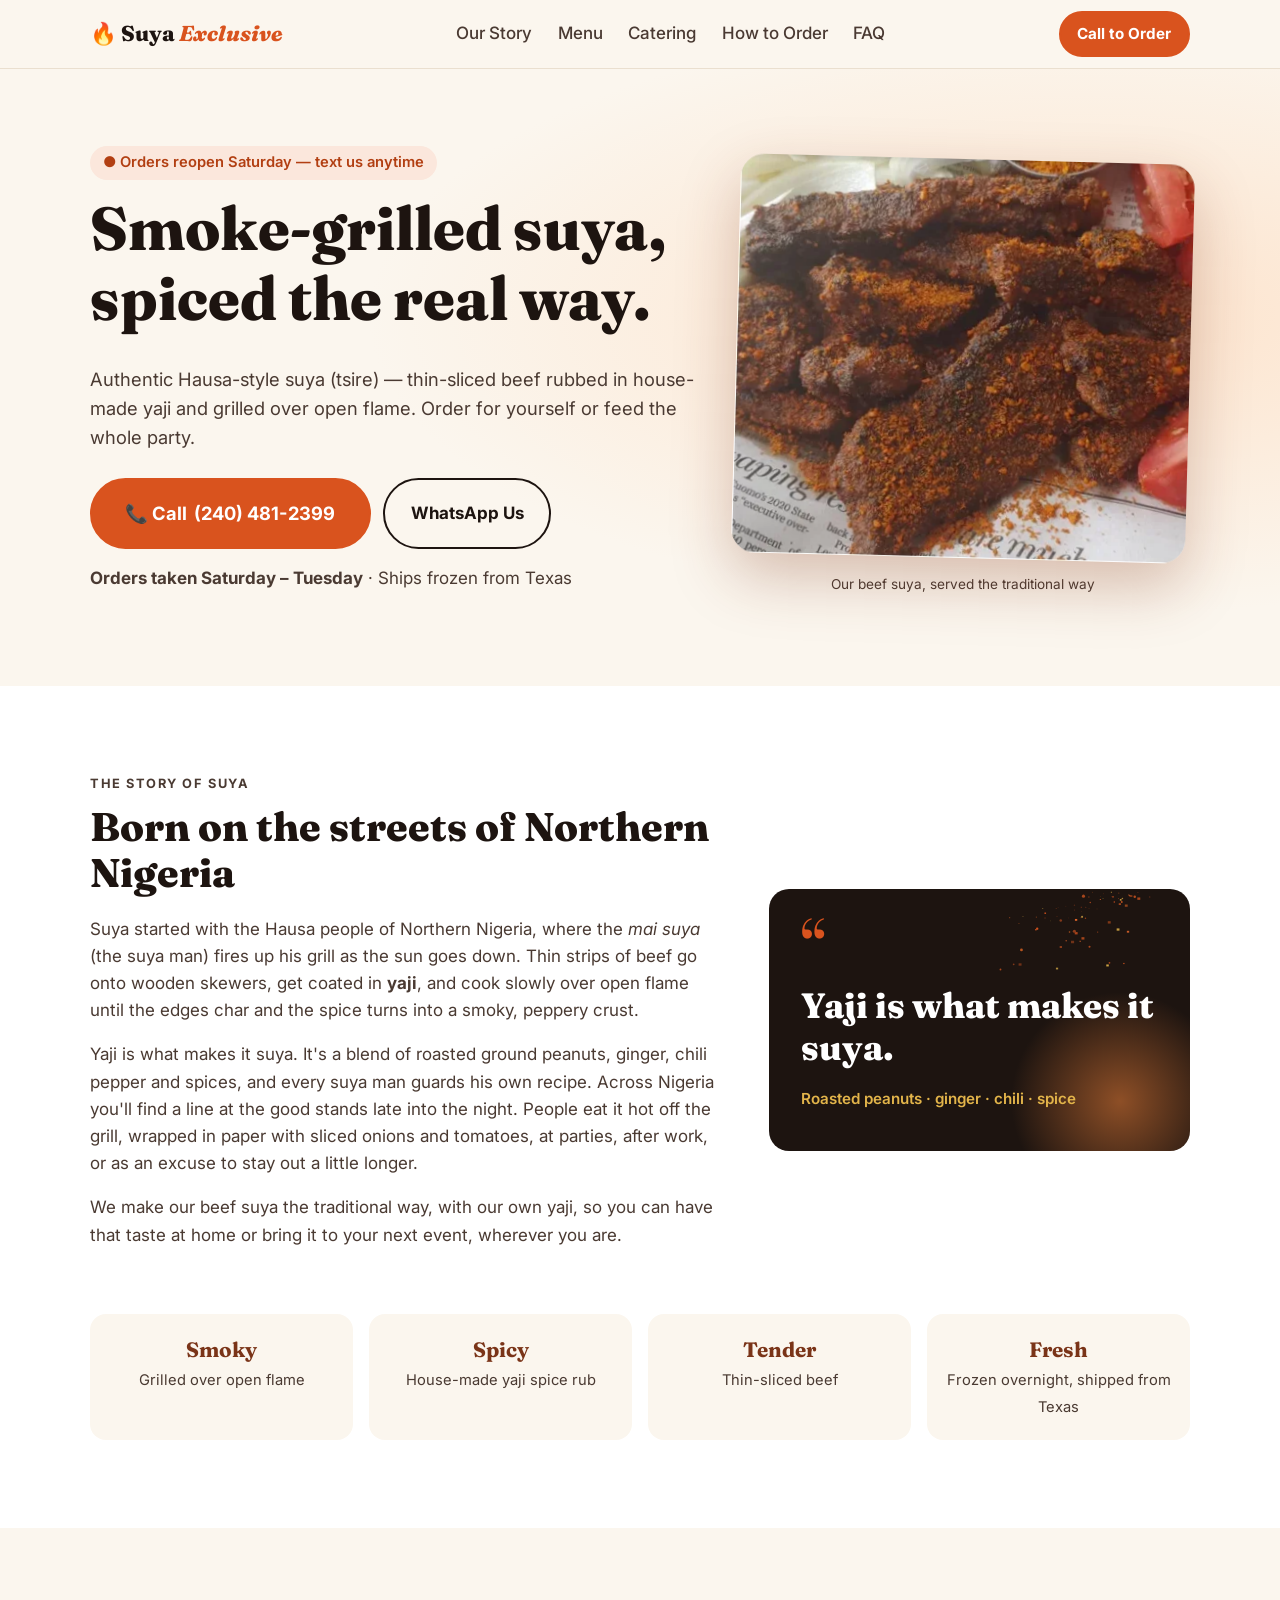
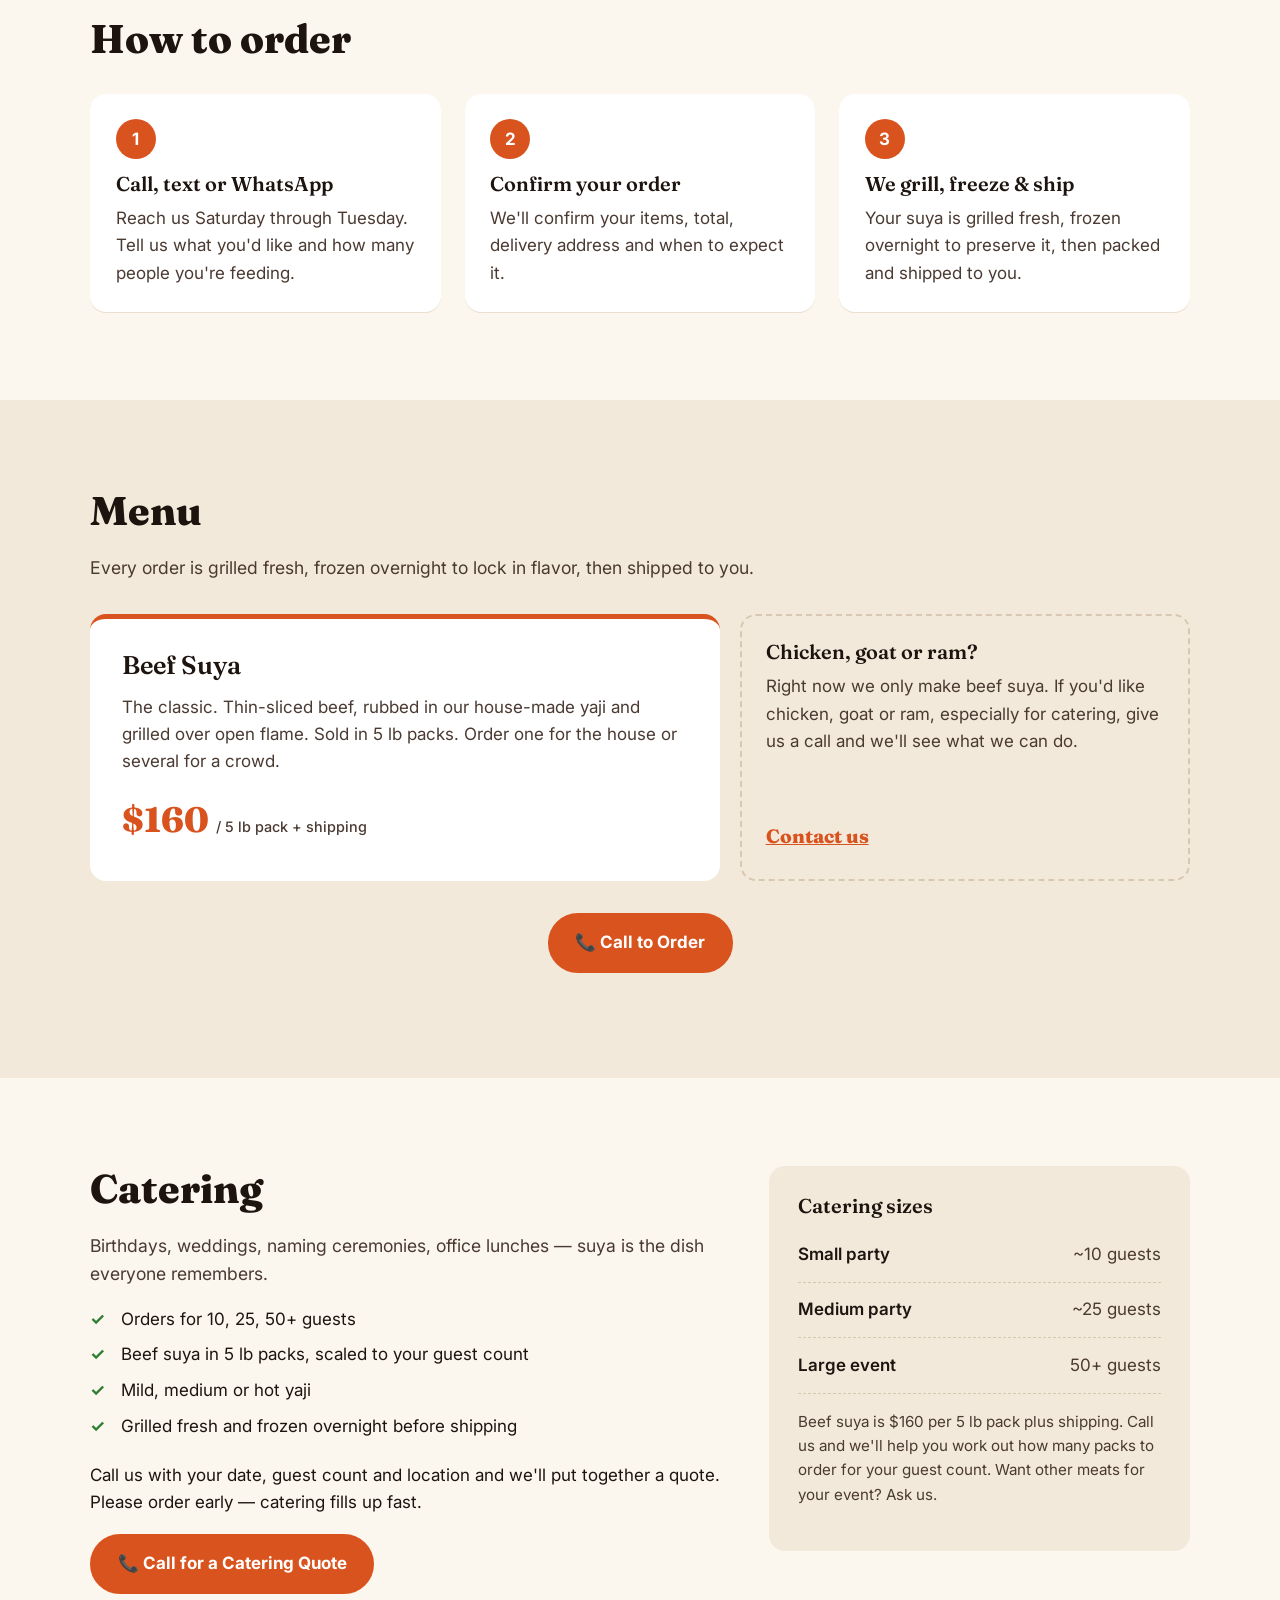
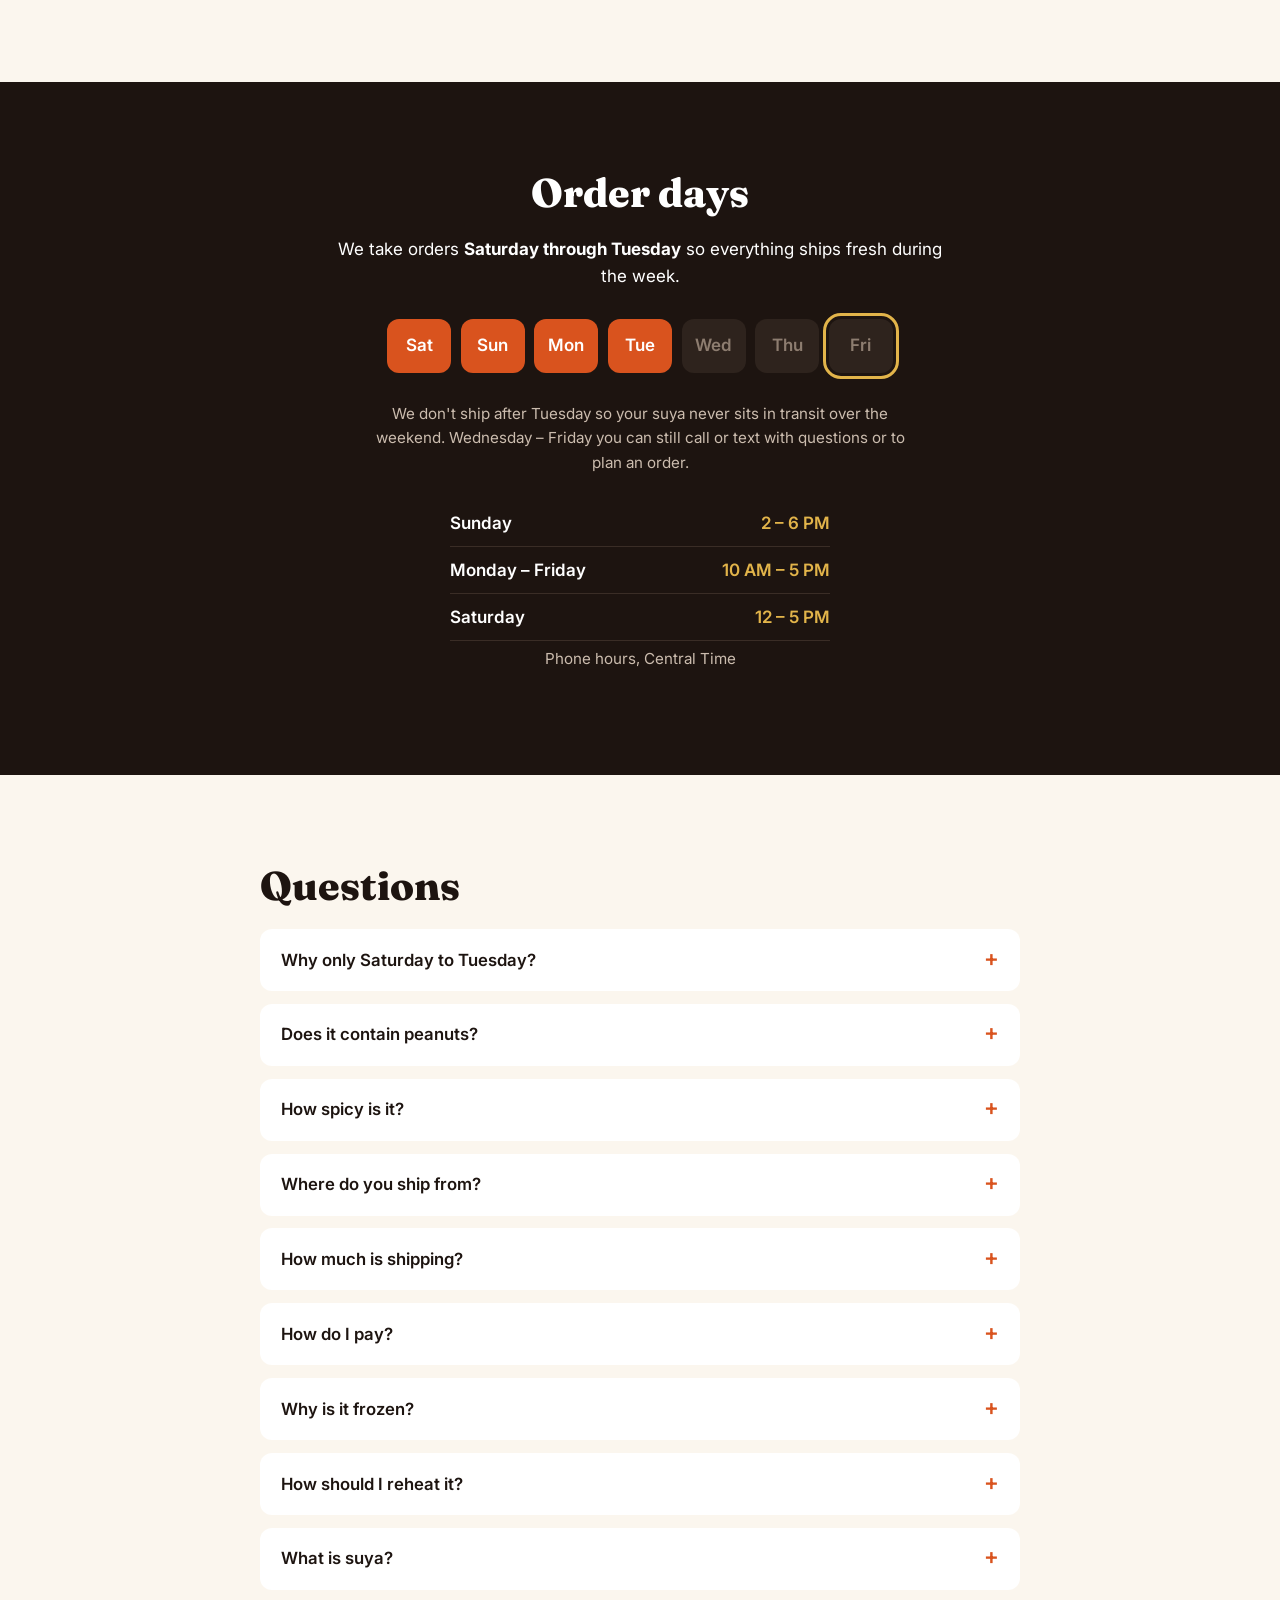
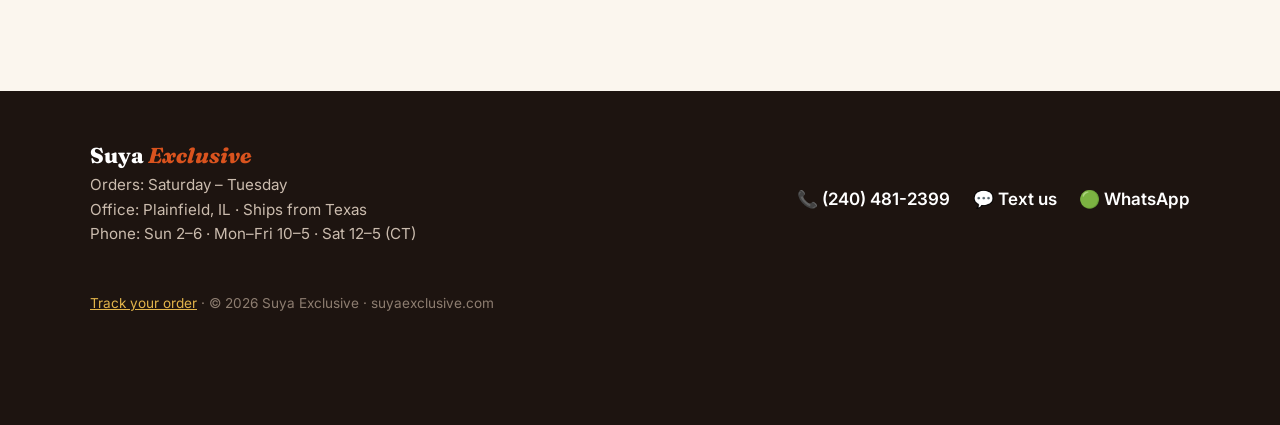
<file: index.html>
<!DOCTYPE html>
<html lang="en">
<head>
  <meta charset="utf-8">
  <meta name="viewport" content="width=device-width, initial-scale=1">
  <title>Suya Exclusive | Authentic Nigerian Suya — Order by Phone</title>
  <meta name="description" content="Authentic Hausa-style smoke-grilled suya (tsire) — beef suya with house-made yaji, shipped frozen from Texas. Order by phone for yourself or for catering. Orders taken Saturday through Tuesday.">
  <meta name="theme-color" content="#1d1410">
  <link rel="canonical" href="https://www.suyaexclusive.com/">
  <link rel="icon" href="/assets/favicon.svg" type="image/svg+xml">
  <meta property="og:title" content="Suya Exclusive — Authentic Nigerian Suya">
  <meta property="og:description" content="Smoke-grilled, yaji-spiced suya. Call to order — individual trays and catering. Orders Saturday–Tuesday.">
  <meta property="og:url" content="https://www.suyaexclusive.com/">
  <meta property="og:type" content="website">
  <meta property="og:site_name" content="Suya Exclusive">
  <meta property="og:image" content="https://www.suyaexclusive.com/assets/og-image.png">
  <meta property="og:image:width" content="1200">
  <meta property="og:image:height" content="630">
  <meta name="twitter:card" content="summary_large_image">
  <meta name="twitter:image" content="https://www.suyaexclusive.com/assets/og-image.png">
  <meta name="robots" content="index, follow, max-image-preview:large">
  <link rel="alternate" type="text/plain" href="/llms.txt" title="LLM summary">
  <script type="application/ld+json">
{
  "@context": "https://schema.org",
  "@graph": [
    {
      "@type": "FoodEstablishment",
      "@id": "https://www.suyaexclusive.com/#business",
      "name": "Suya Exclusive",
      "url": "https://www.suyaexclusive.com/",
      "description": "Authentic Hausa-style Nigerian beef suya, smoke-grilled with house-made yaji spice, frozen overnight and shipped. Order by phone for individual orders or catering. Orders taken Saturday through Tuesday (no shipping after Tuesday so food never sits in transit over the weekend). Phone hours: Sun 2–6 PM, Mon–Fri 10 AM–5 PM, Sat 12–5 PM Central.",
      "telephone": "+1-240-481-2399",
      "image": [
        "https://www.suyaexclusive.com/assets/img/beef-suya.jpg",
        "https://www.suyaexclusive.com/assets/og-image.png"
      ],
      "servesCuisine": [
        "Nigerian",
        "African",
        "Suya",
        "Barbecue"
      ],
      "priceRange": "$$",
      "address": {
        "@type": "PostalAddress",
        "addressLocality": "Plainfield",
        "addressRegion": "IL",
        "addressCountry": "US"
      },
      "acceptsReservations": false,
      "hasMenu": {
        "@type": "Menu",
        "name": "Suya Exclusive Menu",
        "hasMenuSection": {
          "@type": "MenuSection",
          "name": "Suya",
          "hasMenuItem": {
            "@type": "MenuItem",
            "name": "Beef Suya (5 lb pack)",
            "description": "Thin-sliced beef rubbed in house-made yaji (contains peanuts) and flame-grilled. Frozen overnight and shipped from Texas.",
            "offers": {
              "@type": "Offer",
              "price": "160.00",
              "priceCurrency": "USD",
              "description": "Per 5 lb pack, plus shipping"
            }
          }
        }
      },
      "contactPoint": {
        "@type": "ContactPoint",
        "telephone": "+1-240-481-2399",
        "contactType": "orders",
        "availableLanguage": "English"
      },
      "openingHoursSpecification": [
        {
          "@type": "OpeningHoursSpecification",
          "dayOfWeek": "Sunday",
          "opens": "14:00",
          "closes": "18:00"
        },
        {
          "@type": "OpeningHoursSpecification",
          "dayOfWeek": [
            "Monday",
            "Tuesday",
            "Wednesday",
            "Thursday",
            "Friday"
          ],
          "opens": "10:00",
          "closes": "17:00"
        },
        {
          "@type": "OpeningHoursSpecification",
          "dayOfWeek": "Saturday",
          "opens": "12:00",
          "closes": "17:00"
        }
      ]
    },
    {
      "@type": "FAQPage",
      "mainEntity": [
        {
          "@type": "Question",
          "name": "Why only Saturday to Tuesday?",
          "acceptedAnswer": {
            "@type": "Answer",
            "text": "Taking orders early in the week gives us time to grill, freeze overnight and ship during the week, so your suya doesn't sit in transit over the weekend."
          }
        },
        {
          "@type": "Question",
          "name": "Does it contain peanuts?",
          "acceptedAnswer": {
            "@type": "Answer",
            "text": "Yes. Traditional yaji spice is made with ground peanuts. If you or a guest has a peanut allergy, please tell us when you order."
          }
        },
        {
          "@type": "Question",
          "name": "How spicy is it?",
          "acceptedAnswer": {
            "@type": "Answer",
            "text": "Traditional suya has a peppery kick. Tell us mild, medium or hot when you order and we'll adjust the yaji."
          }
        },
        {
          "@type": "Question",
          "name": "Where do you ship from?",
          "acceptedAnswer": {
            "@type": "Answer",
            "text": "Our office is in Plainfield, Illinois, and orders ship frozen from our kitchen in Texas."
          }
        },
        {
          "@type": "Question",
          "name": "How much is shipping?",
          "acceptedAnswer": {
            "@type": "Answer",
            "text": "Shipping depends on where you are and how many packs you order. We'll give you the exact total when we confirm your order by phone."
          }
        },
        {
          "@type": "Question",
          "name": "How do I pay?",
          "acceptedAnswer": {
            "@type": "Answer",
            "text": "We'll go over payment options when we confirm your order by phone."
          }
        },
        {
          "@type": "Question",
          "name": "Why is it frozen?",
          "acceptedAnswer": {
            "@type": "Answer",
            "text": "We grill your suya fresh, then freeze it overnight so it stays fresh in transit. Put it in the freezer when it arrives, or the fridge if you're eating it within a day or two."
          }
        },
        {
          "@type": "Question",
          "name": "How should I reheat it?",
          "acceptedAnswer": {
            "@type": "Answer",
            "text": "Thaw in the fridge overnight, then warm in the oven at 350°F for 8–10 minutes or in an air fryer for 4–5 minutes. Avoid the microwave if you can — it softens the crust."
          }
        },
        {
          "@type": "Question",
          "name": "What is suya?",
          "acceptedAnswer": {
            "@type": "Answer",
            "text": "Suya (also called tsire) is a traditional Hausa smoke-grilled spiced meat on a skewer from Northern Nigeria, coated in yaji — a blend of ground peanuts, ginger, chili and spices."
          }
        }
      ]
    },
    {
      "@type": "WebSite",
      "name": "Suya Exclusive",
      "url": "https://www.suyaexclusive.com/"
    }
  ]
}
  </script>
  <link rel="preconnect" href="https://fonts.googleapis.com">
  <link rel="preconnect" href="https://fonts.gstatic.com" crossorigin>
  <link href="https://fonts.googleapis.com/css2?family=Fraunces:opsz,wght@9..144,600;9..144,800&family=Inter:wght@400;500;600;700&display=swap" rel="stylesheet">
  <link rel="stylesheet" href="/assets/styles.css?v=20261128b">
</head>
<body>

  <header class="topbar">
    <div class="wrap topbar-inner">
      <a href="#top" class="logo" aria-label="Suya Exclusive home">
        <span class="logo-mark" aria-hidden="true">🔥</span> Suya <em>Exclusive</em>
      </a>
      <nav class="nav" aria-label="Main">
        <a href="#story">Our Story</a>
        <a href="#menu">Menu</a>
        <a href="#catering">Catering</a>
        <a href="#how">How to Order</a>
        <a href="#faq">FAQ</a>
      </nav>
      <a class="btn btn-small js-call" href="tel:+12404812399">Call to Order</a>
    </div>
  </header>

  <main id="top">

    <!-- HERO -->
    <section class="hero">
      <div class="wrap hero-inner">
        <div class="hero-copy">
          <p class="status js-status" role="status">Checking order days…</p>
          <h1>Smoke-grilled suya,<br>spiced the real way.</h1>
          <p class="lede">Authentic Hausa-style suya (tsire) — thin-sliced beef rubbed in house-made yaji and grilled over open flame. Order for yourself or feed the whole party.</p>
          <div class="hero-actions">
            <a class="btn btn-big js-call" href="tel:+12404812399">📞 Call <span class="js-phone">(240) 481-2399</span></a>
            <a class="btn btn-ghost" href="https://wa.me/12404812399?text=Hi%20Suya%20Exclusive%2C%20I%27d%20like%20to%20order%20beef%20suya." target="_blank" rel="noopener">WhatsApp Us</a>
          </div>
          <p class="days-note"><strong>Orders taken Saturday – Tuesday</strong> · Ships frozen from Texas</p>
        </div>
        <figure class="hero-photo">
          <div class="photo-stage">
          <div class="embers" aria-hidden="true"></div>
          <div class="steam" aria-hidden="true"><i></i><i></i><i></i><i></i><i></i><i></i></div>
          <div class="photo-frame">
          <picture>
            <source srcset="/assets/img/beef-suya.webp" type="image/webp">
            <img src="/assets/img/beef-suya.jpg" width="507" height="446" alt="Plate of Suya Exclusive beef suya coated in yaji spice, served with sliced onions and tomatoes" fetchpriority="high">
          </picture>
          <span class="sheen" aria-hidden="true"></span>
          </div>
          </div>
          <figcaption>Our beef suya, served the traditional way</figcaption>
        </figure>
      </div>
    </section>


    <!-- STORY -->
    <section id="story" class="section story">
      <div class="wrap story-inner">
        <div class="story-copy">
          <p class="eyebrow">The story of suya</p>
          <h2>Born on the streets of Northern Nigeria</h2>
          <p>Suya started with the Hausa people of Northern Nigeria, where the <em>mai suya</em> (the suya man) fires up his grill as the sun goes down. Thin strips of beef go onto wooden skewers, get coated in <strong>yaji</strong>, and cook slowly over open flame until the edges char and the spice turns into a smoky, peppery crust.</p>
          <p>Yaji is what makes it suya. It's a blend of roasted ground peanuts, ginger, chili pepper and spices, and every suya man guards his own recipe. Across Nigeria you'll find a line at the good stands late into the night. People eat it hot off the grill, wrapped in paper with sliced onions and tomatoes, at parties, after work, or as an excuse to stay out a little longer.</p>
          <p>We make our beef suya the traditional way, with our own yaji, so you can have that taste at home or bring it to your next event, wherever you are.</p>
        </div>
        <figure class="story-photo">
          <blockquote class="pull">
            <div class="yaji-fall" aria-hidden="true"></div>
            <span class="pull-mark" aria-hidden="true">“</span>
            <p>Yaji is what makes it suya.</p>
            <cite>Roasted peanuts · ginger · chili · spice</cite>
          </blockquote>
        </figure>
      </div>
      <div class="wrap">
        <ul class="facts">
          <li><strong>Smoky</strong><span>Grilled over open flame</span></li>
          <li><strong>Spicy</strong><span>House-made yaji spice rub</span></li>
          <li><strong>Tender</strong><span>Thin-sliced beef</span></li>
          <li><strong>Fresh</strong><span>Frozen overnight, shipped from Texas</span></li>
        </ul>
      </div>
    </section>

    <!-- HOW IT WORKS -->
    <section id="how" class="section">
      <div class="wrap">
        <h2>How to order</h2>
        <ol class="steps">
          <li>
            <span class="step-num">1</span>
            <h3>Call, text or WhatsApp</h3>
            <p>Reach us Saturday through Tuesday. Tell us what you'd like and how many people you're feeding.</p>
          </li>
          <li>
            <span class="step-num">2</span>
            <h3>Confirm your order</h3>
            <p>We'll confirm your items, total, delivery address and when to expect it.</p>
          </li>
          <li>
            <span class="step-num">3</span>
            <h3>We grill, freeze &amp; ship</h3>
            <p>Your suya is grilled fresh, frozen overnight to preserve it, then packed and shipped to you.</p>
          </li>
        </ol>
      </div>
    </section>

    <!-- MENU -->
    <section id="menu" class="section section-alt">
      <div class="wrap">
        <h2>Menu</h2>
        <p class="section-lede">Every order is grilled fresh, frozen overnight to lock in flavor, then shipped to you.</p>
        <div class="menu-grid menu-grid-2">
          <article class="menu-card menu-card-feature">
            <h3>Beef Suya</h3>
            <p>The classic. Thin-sliced beef, rubbed in our house-made yaji and grilled over open flame. Sold in 5 lb packs. Order one for the house or several for a crowd.</p>
            <p class="price">$160 <span>/ 5 lb pack + shipping</span></p>
          </article>
          <article class="menu-card menu-card-soon">
            <h3>Chicken, goat or ram?</h3>
            <p>Right now we only make beef suya. If you'd like chicken, goat or ram, especially for catering, give us a call and we'll see what we can do.</p>
            <p class="price"><a class="js-call" href="tel:+12404812399">Contact us</a></p>
          </article>
        </div>
        <p class="center"><a class="btn js-call" href="tel:+12404812399">📞 Call to Order</a></p>
      </div>
    </section>

    <!-- CATERING -->
    <section id="catering" class="section">
      <div class="wrap catering">
        <div>
          <h2>Catering</h2>
          <p class="section-lede">Birthdays, weddings, naming ceremonies, office lunches — suya is the dish everyone remembers.</p>
          <ul class="checks">
            <li>Orders for 10, 25, 50+ guests</li>
            <li>Beef suya in 5 lb packs, scaled to your guest count</li>
            <li>Mild, medium or hot yaji</li>
            <li>Grilled fresh and frozen overnight before shipping</li>
          </ul>
          <p>Call us with your date, guest count and location and we'll put together a quote. Please order early — catering fills up fast.</p>
          <a class="btn js-call" href="tel:+12404812399">📞 Call for a Catering Quote</a>
        </div>
        <div class="catering-box">
          <h3>Catering sizes</h3>
          <dl class="tiers">
            <div><dt>Small party</dt><dd>~10 guests</dd></div>
            <div><dt>Medium party</dt><dd>~25 guests</dd></div>
            <div><dt>Large event</dt><dd>50+ guests</dd></div>
          </dl>
          <p class="muted">Beef suya is $160 per 5 lb pack plus shipping. Call us and we'll help you work out how many packs to order for your guest count. Want other meats for your event? Ask us.</p>
        </div>
      </div>
    </section>

    <!-- ORDER DAYS -->
    <section class="section section-dark">
      <div class="wrap days">
        <h2>Order days</h2>
        <p>We take orders <strong>Saturday through Tuesday</strong> so everything ships fresh during the week.</p>
        <ul class="week" aria-label="Order days">
          <li class="on" data-day="6">Sat</li>
          <li class="on" data-day="0">Sun</li>
          <li class="on" data-day="1">Mon</li>
          <li class="on" data-day="2">Tue</li>
          <li data-day="3">Wed</li>
          <li data-day="4">Thu</li>
          <li data-day="5">Fri</li>
        </ul>
        <p class="muted-light">We don't ship after Tuesday so your suya never sits in transit over the weekend. Wednesday – Friday you can still call or text with questions or to plan an order.</p>
        <dl class="hours">
          <div><dt>Sunday</dt><dd>2 – 6 PM</dd></div>
          <div><dt>Monday – Friday</dt><dd>10 AM – 5 PM</dd></div>
          <div><dt>Saturday</dt><dd>12 – 5 PM</dd></div>
        </dl>
        <p class="muted-light">Phone hours, Central Time</p>
      </div>
    </section>

    <!-- FAQ -->
    <section id="faq" class="section">
      <div class="wrap narrow">
        <h2>Questions</h2>
        <details>
          <summary>Why only Saturday to Tuesday?</summary>
          <p>Taking orders early in the week gives us time to grill, freeze overnight and ship during the week, so your suya doesn't sit in transit over the weekend.</p>
        </details>
        <details>
          <summary>Does it contain peanuts?</summary>
          <p><strong>Yes.</strong> Traditional yaji spice is made with ground peanuts. If you or a guest has a peanut allergy, please tell us when you order.</p>
        </details>
        <details>
          <summary>How spicy is it?</summary>
          <p>Traditional suya has a peppery kick. Tell us mild, medium or hot when you order and we'll adjust the yaji.</p>
        </details>
        <details>
          <summary>Where do you ship from?</summary>
          <p>Our office is in Plainfield, Illinois, and orders ship frozen from our kitchen in Texas.</p>
        </details>
        <details>
          <summary>How much is shipping?</summary>
          <p>Shipping depends on where you are and how many packs you order. We'll give you the exact total when we confirm your order by phone.</p>
        </details>
        <details>
          <summary>How do I pay?</summary>
          <p>We'll go over payment options when we confirm your order by phone.</p>
        </details>
        <details>
          <summary>Why is it frozen?</summary>
          <p>We grill your suya fresh, then freeze it overnight so it stays fresh in transit. Put it in the freezer when it arrives, or the fridge if you're eating it within a day or two.</p>
        </details>
        <details>
          <summary>How should I reheat it?</summary>
          <p>Thaw in the fridge overnight, then warm in the oven at 350°F for 8–10 minutes or in an air fryer for 4–5 minutes. Avoid the microwave if you can — it softens the crust.</p>
        </details>
        <details>
          <summary>What is suya?</summary>
          <p>Suya (also called tsire) is a traditional Hausa smoke-grilled spiced meat on a skewer from Northern Nigeria, coated in yaji — a blend of ground peanuts, ginger, chili and spices.</p>
        </details>
      </div>
    </section>

  </main>

  <footer class="footer">
    <div class="wrap footer-inner">
      <div>
        <p class="logo">Suya <em>Exclusive</em></p>
        <p class="muted-light">Orders: Saturday – Tuesday<br>Office: Plainfield, IL · Ships from Texas<br>Phone: Sun 2–6 · Mon–Fri 10–5 · Sat 12–5 (CT)</p>
      </div>
      <div class="footer-contact">
        <a class="js-call" href="tel:+12404812399">📞 <span class="js-phone">(240) 481-2399</span></a>
        <a class="js-text" href="sms:+12404812399">💬 Text us</a>
        <a href="https://wa.me/12404812399?text=Hi%20Suya%20Exclusive%2C%20I%27d%20like%20to%20order%20beef%20suya." target="_blank" rel="noopener">🟢 WhatsApp</a>
      </div>
    </div>
    <p class="wrap copyright"><a href="/track" style="color:#e2b44a">Track your order</a> · © <span class="js-year">2026</span> Suya Exclusive · suyaexclusive.com</p>
  </footer>

  <!-- Sticky call bar for phones -->
  <a class="callbar js-call" href="tel:+12404812399">📞 Call to Order</a>

  <script src="/assets/main.js?v=20261128b" defer></script>
</body>
</html>
</file>
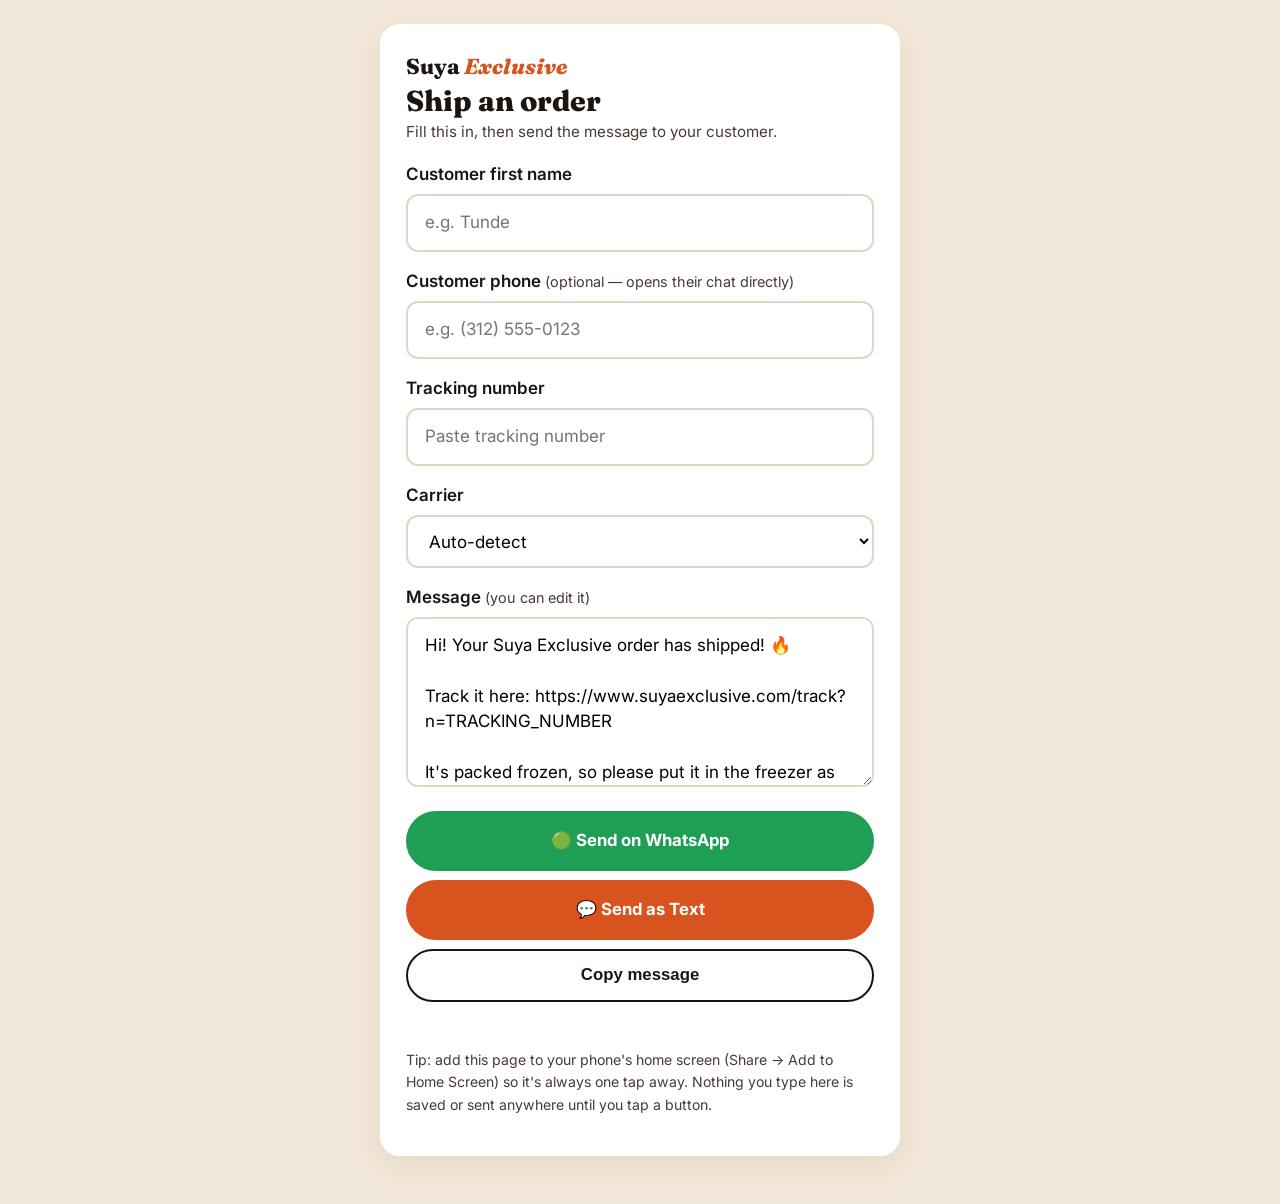
<file: ship/index.html>
<!DOCTYPE html>
<html lang="en">
<head>
  <meta charset="utf-8">
  <meta name="viewport" content="width=device-width, initial-scale=1">
  <title>Ship Order | Suya Exclusive</title>
  <meta name="robots" content="noindex, nofollow">
  <meta name="theme-color" content="#1d1410">
  <meta name="apple-mobile-web-app-title" content="Ship Suya">
  <link rel="icon" href="/assets/favicon.svg" type="image/svg+xml">
  <link rel="apple-touch-icon" href="/assets/og-image.png">
  <link rel="preconnect" href="https://fonts.googleapis.com">
  <link rel="preconnect" href="https://fonts.gstatic.com" crossorigin>
  <link href="https://fonts.googleapis.com/css2?family=Fraunces:opsz,wght@9..144,600;9..144,800&family=Inter:wght@400;500;600;700&display=swap" rel="stylesheet">
  <link rel="stylesheet" href="/assets/styles.css?v=20261128b">
  <style>
    body { background: var(--sand); }
    .app { width: min(520px, 100% - 28px); margin: 1.5rem auto 3rem; }
    .card { background: #fff; border-radius: 20px; padding: 1.6rem; box-shadow: 0 10px 40px rgba(122,52,24,.1); }
    h1 { font-size: 1.8rem; margin-bottom: .2rem; }
    label { display: block; font-weight: 600; margin: 1rem 0 .35rem; }
    label span { font-weight: 400; color: var(--ink-2); font-size: .9rem; }
    input, select, textarea { width: 100%; font: inherit; padding: .8em 1em; border-radius: 12px; border: 2px solid #e3d5c3; background: #fff; }
    input:focus, select:focus, textarea:focus { outline: none; border-color: var(--ember); }
    textarea { min-height: 170px; resize: vertical; line-height: 1.5; }
    .row { display: grid; grid-template-columns: 1fr 1fr; gap: .8rem; }
    .actions { display: grid; gap: .6rem; margin-top: 1rem; }
    .actions .btn { width: 100%; font-size: 1.05rem; }
    .wa { background: #1f9e55; border-color: #1f9e55; }
    .wa:hover { background: #17824a; border-color: #17824a; }
    .note { font-size: .88rem; color: var(--ink-2); margin-top: 1rem; }
    .ok { color: var(--green); font-weight: 600; min-height: 1.4em; margin-top: .4rem; }
  </style>
</head>
<body>
  <main class="app">
    <div class="card">
      <p class="logo">Suya <em>Exclusive</em></p>
      <h1>Ship an order</h1>
      <p class="muted">Fill this in, then send the message to your customer.</p>

      <label for="name">Customer first name</label>
      <input id="name" autocomplete="off" placeholder="e.g. Tunde">

      <label for="phone">Customer phone <span>(optional — opens their chat directly)</span></label>
      <input id="phone" type="tel" inputmode="tel" autocomplete="off" placeholder="e.g. (312) 555-0123">

      <label for="tn">Tracking number</label>
      <input id="tn" autocomplete="off" autocapitalize="characters" placeholder="Paste tracking number">

      <label for="carrier">Carrier</label>
      <select id="carrier">
        <option value="">Auto-detect</option>
        <option value="ups">UPS</option>
        <option value="usps">USPS</option>
        <option value="fedex">FedEx</option>
      </select>

      <label for="msg">Message <span>(you can edit it)</span></label>
      <textarea id="msg"></textarea>

      <div class="actions">
        <a class="btn wa" id="sendWa" href="#" target="_blank" rel="noopener">🟢 Send on WhatsApp</a>
        <a class="btn" id="sendSms" href="#">💬 Send as Text</a>
        <button class="btn btn-ghost" id="copy" type="button">Copy message</button>
      </div>
      <p class="ok" id="ok" aria-live="polite"></p>

      <p class="note">Tip: add this page to your phone's home screen (Share → Add to Home Screen) so it's always one tap away. Nothing you type here is saved or sent anywhere until you tap a button.</p>
    </div>
  </main>

  <script>
    const $ = id => document.getElementById(id);
    let edited = false;

    function digits(p) {
      let d = (p || "").replace(/\D/g, "");
      if (d.length === 10) d = "1" + d;  // assume US
      return d;
    }

    function trackUrl() {
      const tn = $("tn").value.replace(/[\s-]/g, "").toUpperCase();
      if (!tn) return "";
      const c = $("carrier").value;
      return "https://www.suyaexclusive.com/track?n=" + encodeURIComponent(tn) + (c ? "&c=" + c : "");
    }

    function build() {
      const name = $("name").value.trim();
      const url = trackUrl() || "https://www.suyaexclusive.com/track?n=TRACKING_NUMBER";
      return (name ? "Hi " + name + ", y" : "Hi! Y") +
        "our Suya Exclusive order has shipped! 🔥\n\n" +
        "Track it here: " + url + "\n\n" +
        "It's packed frozen, so please put it in the freezer as soon as it arrives. " +
        "Thank you for ordering with us!";
    }

    function update() {
      if (!edited) $("msg").value = build();
      const text = $("msg").value;
      const d = digits($("phone").value);
      $("sendWa").href = "https://wa.me/" + (d || "") + "?text=" + encodeURIComponent(text);
      $("sendSms").href = "sms:" + (d ? "+" + d : "") + "?&body=" + encodeURIComponent(text);
    }

    ["name", "phone", "tn", "carrier"].forEach(id => $(id).addEventListener("input", update));
    $("msg").addEventListener("input", () => { edited = true; update(); });
    $("copy").addEventListener("click", async () => {
      try { await navigator.clipboard.writeText($("msg").value); $("ok").textContent = "Copied ✓"; }
      catch { $("msg").select(); $("ok").textContent = "Press and hold to copy"; }
    });
    update();
  </script>
</body>
</html>
</file>
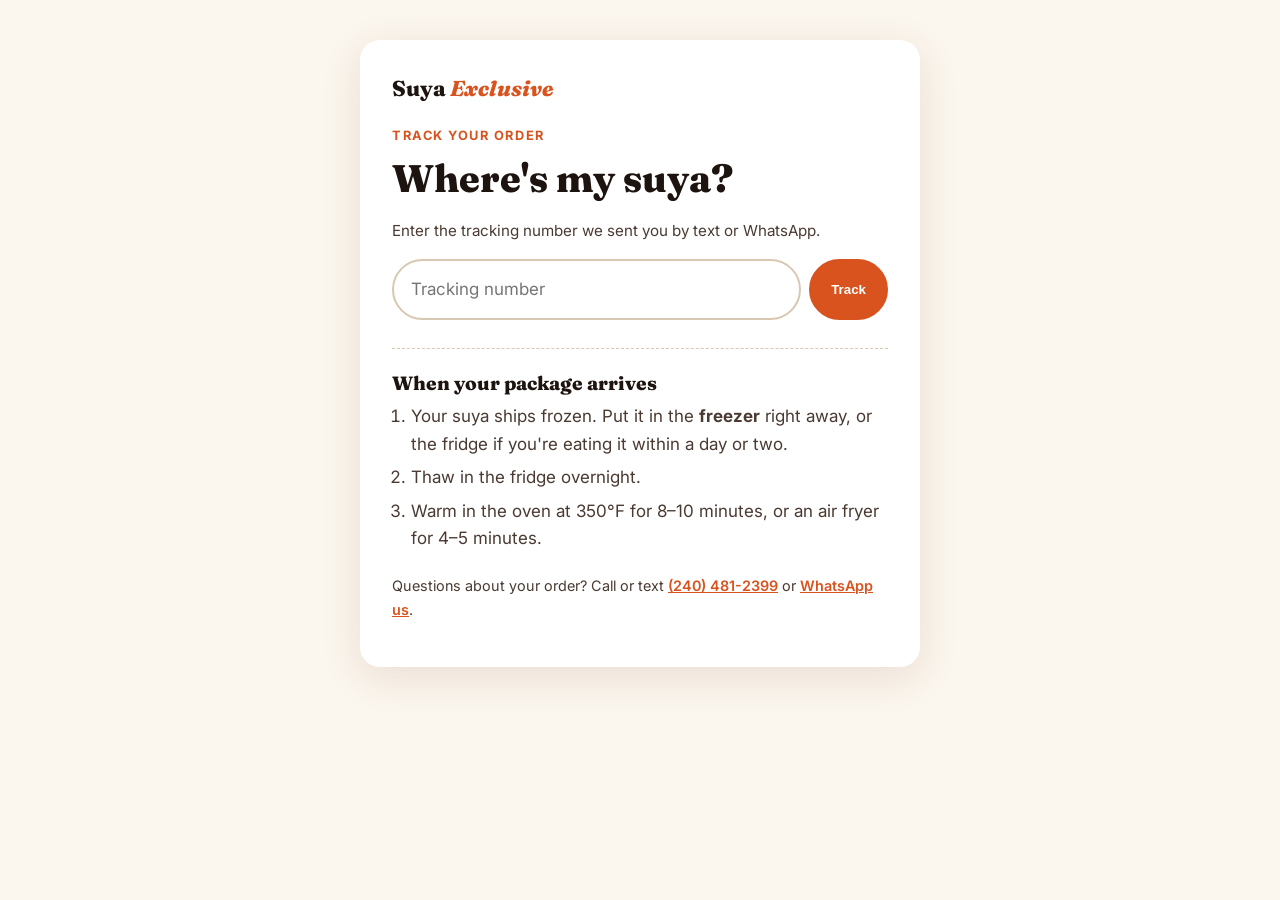
<file: track/index.html>
<!DOCTYPE html>
<html lang="en">
<head>
  <meta charset="utf-8">
  <meta name="viewport" content="width=device-width, initial-scale=1">
  <title>Track Your Order | Suya Exclusive</title>
  <meta name="robots" content="noindex">
  <meta name="theme-color" content="#1d1410">
  <link rel="icon" href="/assets/favicon.svg" type="image/svg+xml">
  <link rel="preconnect" href="https://fonts.googleapis.com">
  <link rel="preconnect" href="https://fonts.gstatic.com" crossorigin>
  <link href="https://fonts.googleapis.com/css2?family=Fraunces:opsz,wght@9..144,600;9..144,800&family=Inter:wght@400;500;600;700&display=swap" rel="stylesheet">
  <link rel="stylesheet" href="/assets/styles.css?v=20261128b">
  <style>
    .track { min-height: 100vh; display: grid; place-items: start center; padding: 2.5rem 0 7rem; }
    .card { background: #fff; border-radius: 20px; padding: 2rem; box-shadow: 0 10px 40px rgba(122,52,24,.12); width: min(560px, 100% - 32px); }
    .card h1 { font-size: clamp(1.8rem, 5vw, 2.4rem); }
    .tn { font-family: ui-monospace, Menlo, monospace; background: var(--sand); padding: .6em .9em; border-radius: 10px; word-break: break-all; font-size: 1.05rem; margin: .4rem 0 1.4rem; }
    .carrier { color: var(--ink-2); font-size: .95rem; margin-bottom: .4rem; }
    .btn-row { display: flex; flex-wrap: wrap; gap: .6rem; }
    .btn-row .btn { flex: 1 1 auto; }
    .tips { margin-top: 1.8rem; border-top: 1px dashed #d8c7b1; padding-top: 1.4rem; }
    .tips h2 { font-size: 1.2rem; }
    .tips ol { padding-left: 1.2rem; color: var(--ink-2); margin: 0; }
    .tips li { margin-bottom: .4rem; }
    form { display: flex; gap: .5rem; flex-wrap: wrap; margin-top: 1rem; }
    input { flex: 1 1 220px; font: inherit; padding: .85em 1em; border-radius: 999px; border: 2px solid #d8c7b1; }
    input:focus { outline: none; border-color: var(--ember); }
    .help { font-size: .9rem; color: var(--ink-2); margin-top: 1.4rem; }
    .help a { color: var(--ember); font-weight: 600; }
    .back { display: inline-block; margin-bottom: 1.2rem; text-decoration: none; }
  </style>
</head>
<body>
  <main class="track">
    <div class="card">
      <a href="/" class="logo back">Suya <em>Exclusive</em></a>

      <!-- Shown when a tracking number is in the link -->
      <section id="found" hidden>
        <p class="eyebrow">Order update</p>
        <h1>Your suya is on the way! 🔥</h1>
        <p class="carrier" id="carrier"></p>
        <div class="tn" id="tn"></div>
        <div class="btn-row" id="buttons"></div>
      </section>

      <!-- Shown when someone opens /track with no number -->
      <section id="empty" hidden>
        <p class="eyebrow">Track your order</p>
        <h1>Where's my suya?</h1>
        <p class="muted">Enter the tracking number we sent you by text or WhatsApp.</p>
        <form id="form">
          <input id="input" name="n" placeholder="Tracking number" autocomplete="off" required>
          <button class="btn" type="submit">Track</button>
        </form>
      </section>

      <div class="tips">
        <h2>When your package arrives</h2>
        <ol>
          <li>Your suya ships frozen. Put it in the <strong>freezer</strong> right away, or the fridge if you're eating it within a day or two.</li>
          <li>Thaw in the fridge overnight.</li>
          <li>Warm in the oven at 350°F for 8–10 minutes, or an air fryer for 4–5 minutes.</li>
        </ol>
        <p class="help">Questions about your order? Call or text <a href="tel:+12404812399">(240) 481-2399</a> or <a href="https://wa.me/12404812399" target="_blank" rel="noopener">WhatsApp us</a>.</p>
      </div>
    </div>
  </main>

  <script>
    const CARRIERS = {
      ups:   { name: "UPS",   url: n => "https://www.ups.com/track?tracknum=" + n },
      usps:  { name: "USPS",  url: n => "https://tools.usps.com/go/TrackConfirmAction?tLabels=" + n },
      fedex: { name: "FedEx", url: n => "https://www.fedex.com/fedextrack/?trknbr=" + n },
    };

    function detect(n) {
      if (/^1Z[0-9A-Z]{16}$/.test(n)) return "ups";
      if (/^9[1-5]\d{18,24}$/.test(n) || /^[A-Z]{2}\d{9}US$/.test(n)) return "usps";
      if (/^(\d{12}|\d{15})$/.test(n)) return "fedex";
      return null;
    }

    const params = new URLSearchParams(location.search);
    const n = (params.get("n") || "").replace(/[\s-]/g, "").toUpperCase();
    const forced = (params.get("c") || "").toLowerCase();

    if (!n) {
      document.getElementById("empty").hidden = false;
      document.getElementById("form").addEventListener("submit", e => {
        e.preventDefault();
        const v = document.getElementById("input").value.replace(/[\s-]/g, "");
        if (v) location.search = "?n=" + encodeURIComponent(v);
      });
    } else {
      document.getElementById("found").hidden = false;
      document.getElementById("tn").textContent = n;
      const c = CARRIERS[forced] ? forced : detect(n);
      const box = document.getElementById("buttons");
      const make = (key, primary) => {
        const a = document.createElement("a");
        a.className = primary ? "btn" : "btn btn-ghost";
        a.href = CARRIERS[key].url(encodeURIComponent(n));
        a.target = "_blank"; a.rel = "noopener";
        a.textContent = primary ? "📦 Track with " + CARRIERS[key].name : CARRIERS[key].name;
        box.appendChild(a);
      };
      if (c) {
        document.getElementById("carrier").textContent = "Shipped with " + CARRIERS[c].name + " · Tracking number:";
        make(c, true);
      } else {
        document.getElementById("carrier").textContent = "Tracking number — choose your carrier:";
        Object.keys(CARRIERS).forEach(k => make(k, false));
      }
    }
  </script>
</body>
</html>
</file>
<file: assets/styles.css>
:root {
  --ink: #1d1410;
  --ink-2: #4a3a32;
  --cream: #fbf6ee;
  --sand: #f3e9da;
  --ember: #d9531e;
  --ember-dark: #b23f12;
  --pepper: #7a3418;
  --gold: #e2b44a;
  --green: #2f7d32;
  --radius: 16px;
  --display: "Fraunces", Georgia, serif;
  --body: "Inter", system-ui, -apple-system, sans-serif;
}

* { box-sizing: border-box; }
html { scroll-behavior: smooth; scroll-padding-top: 80px; }
body { margin: 0; font-family: var(--body); color: var(--ink); background: var(--cream); line-height: 1.6; font-size: 17px; }
img, svg { max-width: 100%; display: block; }
a { color: inherit; }
h1, h2, h3 { font-family: var(--display); line-height: 1.15; margin: 0 0 .5em; }
h1 { font-size: clamp(2.3rem, 6vw, 3.8rem); font-weight: 800; }
h2 { font-size: clamp(1.8rem, 4vw, 2.5rem); font-weight: 800; }
h3 { font-size: 1.25rem; font-weight: 600; }
p { margin: 0 0 1em; }

.wrap { width: min(1100px, 100% - 40px); margin-inline: auto; }
.narrow { max-width: 760px; }
.center { text-align: center; margin-top: 2rem; }
.muted { color: var(--ink-2); font-size: .95rem; }
.muted-light { color: #cbbcae; font-size: .95rem; }

/* Buttons */
.btn {
  display: inline-flex; align-items: center; justify-content: center; gap: .4em;
  background: var(--ember); color: #fff; text-decoration: none; font-weight: 700;
  padding: .85em 1.5em; border-radius: 999px; border: 2px solid var(--ember);
  transition: background .15s, transform .15s;
}
.btn:hover { background: var(--ember-dark); border-color: var(--ember-dark); transform: translateY(-1px); }
.btn:focus-visible, a:focus-visible, summary:focus-visible { outline: 3px solid var(--gold); outline-offset: 3px; }
.btn-big { font-size: 1.15rem; padding: 1em 1.8em; }
.btn-small { padding: .55em 1.1em; font-size: .95rem; }
.btn-ghost { background: transparent; color: var(--ink); border-color: var(--ink); }
.btn-ghost:hover { background: var(--ink); color: #fff; border-color: var(--ink); }

/* Top bar */
.topbar { position: sticky; top: 0; z-index: 20; background: rgba(251,246,238,.94); backdrop-filter: blur(8px); border-bottom: 1px solid #eadfcf; }
.topbar-inner { display: flex; align-items: center; justify-content: space-between; gap: 1rem; min-height: 68px; }
.logo { font-family: var(--display); font-weight: 800; font-size: 1.35rem; text-decoration: none; margin: 0; }
.logo em { color: var(--ember); font-style: italic; }
.nav { display: flex; gap: 1.6rem; }
.nav a { text-decoration: none; font-weight: 500; color: var(--ink-2); }
.nav a:hover { color: var(--ember); }

/* Hero */
.hero { padding: clamp(2.5rem, 6vw, 5rem) 0; background: radial-gradient(1200px 500px at 85% 40%, #fde3cc 0%, transparent 60%); }
.hero-inner { display: grid; grid-template-columns: 1.15fr .85fr; align-items: center; gap: 2rem; }
.lede { font-size: 1.15rem; color: var(--ink-2); max-width: 36em; }
.hero-actions { display: flex; flex-wrap: wrap; gap: .8rem; margin: 1.6rem 0 1rem; }
.days-note { color: var(--ink-2); }
.status { display: inline-block; font-weight: 600; font-size: .92rem; padding: .35em .9em; border-radius: 999px; background: var(--sand); }
.status.is-open { background: #e3f3e1; color: var(--green); }
.status.is-closed { background: #fbe7dc; color: var(--ember-dark); }
.hero-photo { margin: 0; position: relative; }
.photo-stage { position: relative; max-width: 480px; margin-inline: auto; perspective: 900px; }
.photo-frame {
  position: relative; overflow: hidden; border-radius: 24px; aspect-ratio: 507/446;
  box-shadow: 0 24px 60px rgba(122,52,24,.28), 0 0 0 0 rgba(255,138,61,.0);
  transform: rotate(1.5deg) rotateX(var(--rx,0deg)) rotateY(var(--ry,0deg));
  transition: transform .25s ease-out;
  animation: glow 4s ease-in-out infinite;
}
.photo-frame img { width: 100%; height: 100%; object-fit: cover; display: block; animation: kenburns 18s ease-in-out infinite alternate; transform-origin: 40% 60%; }
.sheen { position: absolute; inset: 0; background: linear-gradient(115deg, transparent 30%, rgba(255,220,180,.22) 45%, transparent 60%); transform: translateX(-120%); animation: sheen 7s ease-in-out infinite; pointer-events: none; }
.embers { position: absolute; inset: -10% -6% 0; pointer-events: none; z-index: 2; }
.ember { position: absolute; bottom: 8%; width: var(--s); height: var(--s); border-radius: 50%; background: radial-gradient(circle, #fffbe8 0%, #ffd27a 35%, #ff7a2e 65%, transparent 72%); box-shadow: 0 0 10px 3px rgba(255,170,80,.85), 0 0 22px 6px rgba(255,110,40,.45); mix-blend-mode: screen; opacity: 0; animation: rise var(--d) linear var(--delay) infinite; }
.steam { position: absolute; left: 10%; right: 10%; bottom: 30%; height: 70%; z-index: 3; pointer-events: none; filter: blur(10px); }
.steam i { position: absolute; bottom: 0; width: 70px; height: 150px; border-radius: 50%;
  background: radial-gradient(ellipse at 50% 60%, rgba(255,255,255,.75) 0%, rgba(255,255,255,.35) 40%, transparent 70%);
  opacity: 0; animation: steam 5.5s ease-out infinite; }
.steam i:nth-child(1) { left: 8%;  animation-delay: 0s; }
.steam i:nth-child(2) { left: 26%; animation-delay: 1.4s; width: 90px; }
.steam i:nth-child(3) { left: 44%; animation-delay: .7s; }
.steam i:nth-child(4) { left: 60%; animation-delay: 2.3s; width: 85px; }
.steam i:nth-child(5) { left: 76%; animation-delay: 3.1s; }
.steam i:nth-child(6) { left: 36%; animation-delay: 4s; width: 100px; }
@keyframes steam {
  0%   { transform: translate(0, 40px) scale(.6, .5) skewX(0deg); opacity: 0; }
  20%  { opacity: .85; }
  50%  { transform: translate(-14px, -90px) scale(1, 1.1) skewX(8deg); opacity: .6; }
  80%  { transform: translate(12px, -190px) scale(1.4, 1.4) skewX(-8deg); opacity: .25; }
  100% { transform: translate(-6px, -250px) scale(1.7, 1.6) skewX(4deg); opacity: 0; }
}
@keyframes kenburns { 0% { transform: scale(1.02) translate(0,0); } 100% { transform: scale(1.14) translate(-3%, -2%); } }
@keyframes sheen { 0%, 60% { transform: translateX(-120%); } 100% { transform: translateX(120%); } }
@keyframes glow { 0%,100% { box-shadow: 0 24px 60px rgba(122,52,24,.28), 0 0 30px 0 rgba(255,138,61,.15); } 50% { box-shadow: 0 24px 60px rgba(122,52,24,.32), 0 0 60px 8px rgba(255,138,61,.35); } }
@keyframes rise {
  0% { transform: translate(0,0) scale(1); opacity: 0; }
  10% { opacity: .95; }
  100% { transform: translate(var(--x), -560px) scale(.35); opacity: 0; }
}
.hero-photo figcaption { text-align: center; font-size: .85rem; color: var(--ink-2); margin-top: 1rem; }
.pull { margin: 0; background: var(--ink); color: #fff; border-radius: 20px; padding: 2.4rem 2rem; position: relative; overflow: hidden; }
.pull::after { content: ""; position: absolute; inset: auto -40px -60px auto; width: 220px; height: 220px; border-radius: 50%; background: radial-gradient(circle, #ff8a3d 0%, transparent 70%); opacity: .5; }
.yaji-fall { position: absolute; inset: 0; z-index: 0; pointer-events: none; }
.yaji-fall canvas { width: 100%; height: 100%; display: block; }
.pull-mark { position: relative; z-index: 1;  font-family: var(--display); font-size: 5rem; line-height: .6; color: var(--ember); display: block; }
.pull p { font-family: var(--display); font-size: clamp(1.6rem, 3vw, 2.2rem); font-weight: 800; line-height: 1.2; margin: .6rem 0 1rem; color: #fff !important; position: relative; z-index: 1; }
.pull cite { font-style: normal; color: #e2b44a; font-weight: 600; font-size: .95rem; position: relative; z-index: 1; }
.skewers { width: 100%; max-width: 420px; margin-inline: auto; }

/* Sections */
.section { padding: clamp(3rem, 7vw, 5.5rem) 0; }
.section-alt { background: var(--sand); }
.section-dark { background: var(--ink); color: #fff; }
.section-lede { font-size: 1.1rem; color: var(--ink-2); max-width: 40em; }

/* Story */
.story { background: #fff; }
.story-inner { display: grid; grid-template-columns: 1.2fr .8fr; gap: 3rem; align-items: center; }
.story-copy p { color: var(--ink-2); }
.eyebrow { text-transform: uppercase; letter-spacing: .12em; font-size: .8rem; font-weight: 700; color: var(--ember); margin-bottom: .6rem; }
.story-photo { margin: 0; }
.story-photo img, .photo-placeholder { width: 100%; aspect-ratio: 4/5; object-fit: cover; border-radius: 20px; }
.photo-placeholder { display: grid; place-items: center; font-size: 4rem; background: radial-gradient(circle at 50% 60%, #ff8a3d 0%, #b23f12 45%, #1d1410 100%); }
.facts { list-style: none; padding: 0; margin: 3rem 0 0; display: grid; grid-template-columns: repeat(4, 1fr); gap: 1rem; }
.facts li { background: var(--cream); border-radius: var(--radius); padding: 1.2rem; text-align: center; }
.facts strong { display: block; font-family: var(--display); font-size: 1.3rem; color: var(--pepper); }
.facts span { font-size: .92rem; color: var(--ink-2); }

/* Steps */
.steps { list-style: none; padding: 0; margin: 2rem 0 0; display: grid; grid-template-columns: repeat(3, 1fr); gap: 1.5rem; }
.steps li { background: #fff; border-radius: var(--radius); padding: 1.6rem; box-shadow: 0 1px 0 #eadfcf; }
.steps p { color: var(--ink-2); margin: 0; }
.step-num { display: inline-grid; place-items: center; width: 40px; height: 40px; border-radius: 50%; background: var(--ember); color: #fff; font-weight: 700; margin-bottom: .8rem; }

/* Menu */
.menu-grid { display: grid; grid-template-columns: repeat(3, 1fr); gap: 1.2rem; margin-top: 2rem; }
.menu-card { background: #fff; border-radius: var(--radius); padding: 1.5rem; display: flex; flex-direction: column; border-top: 5px solid var(--pepper); }
.menu-card p { color: var(--ink-2); }
.menu-card .price { margin: auto 0 0; font-family: var(--display); font-size: 1.6rem; font-weight: 800; color: var(--ember); }
.price span { font-family: var(--body); font-size: .9rem; font-weight: 500; color: var(--ink-2); }

.menu-grid-2 { grid-template-columns: 1.4fr 1fr; }
.menu-card-feature { border-top-color: var(--ember); padding: 2rem; }
.menu-card-feature h3 { font-size: 1.6rem; }
.menu-card-feature .price { font-size: 2.2rem; }
.menu-card-soon { background: transparent; border: 2px dashed #d8c7b1; border-top: 2px dashed #d8c7b1; }
.menu-card-soon .price a { font-size: 1.2rem; color: var(--ember); }

/* Catering */
.catering { display: grid; grid-template-columns: 1.2fr .8fr; gap: 3rem; align-items: start; }
.checks { list-style: none; padding: 0; margin: 0 0 1.4rem; }
.checks li { padding-left: 1.8em; position: relative; margin-bottom: .5em; }
.checks li::before { content: "✓"; position: absolute; left: 0; color: var(--green); font-weight: 700; }
.catering-box { background: var(--sand); border-radius: var(--radius); padding: 1.8rem; }
.tiers { margin: 0 0 1rem; }
.tiers div { display: flex; justify-content: space-between; padding: .8em 0; border-bottom: 1px dashed #d8c7b1; }
.tiers dt { font-weight: 600; }
.tiers dd { margin: 0; color: var(--ink-2); }

/* Order days */
.days { text-align: center; }
.days p { max-width: 36em; margin-inline: auto; }
.week { list-style: none; padding: 0; margin: 1.8rem auto; display: flex; justify-content: center; gap: .6rem; flex-wrap: wrap; }
.week li { width: 64px; padding: .8em 0; border-radius: 12px; background: #2e231d; color: #8d7d70; font-weight: 600; }
.week li.on { background: var(--ember); color: #fff; }
.week li.today { outline: 3px solid var(--gold); outline-offset: 3px; }

.hours { max-width: 380px; margin: 1.6rem auto .4rem; text-align: left; }
.hours div { display: flex; justify-content: space-between; padding: .55em 0; border-bottom: 1px solid #3a2d26; }
.hours dt { font-weight: 600; }
.hours dd { margin: 0; color: #e2b44a; font-weight: 600; }

/* FAQ */
details { background: #fff; border-radius: 12px; padding: 1.1rem 1.3rem; margin-bottom: .8rem; }
summary { cursor: pointer; font-weight: 600; font-size: 1.05rem; list-style: none; display: flex; justify-content: space-between; gap: 1rem; }
summary::-webkit-details-marker { display: none; }
summary::after { content: "+"; color: var(--ember); font-size: 1.4rem; line-height: 1; }
details[open] summary::after { content: "–"; }
details p { margin: .8rem 0 0; color: var(--ink-2); }

/* Footer */
.footer { background: var(--ink); color: #fff; padding: 3rem 0 6rem; }
.footer-inner { display: flex; justify-content: space-between; flex-wrap: wrap; gap: 1.5rem; align-items: center; }
.footer-contact { display: flex; gap: 1.4rem; flex-wrap: wrap; }
.footer-contact a { text-decoration: none; font-weight: 600; }
.footer-contact a:hover { color: var(--gold); }
.copyright { color: #8d7d70; font-size: .85rem; margin-top: 2rem; }

/* Sticky call bar (phones only) */
.callbar { display: none; }

@media (max-width: 860px) {
  .nav { display: none; }
  .hero-inner, .catering, .story-inner { grid-template-columns: 1fr; }
  .facts { grid-template-columns: 1fr 1fr; }
  .story-photo { max-width: 420px; }
  .hero-art { order: -1; }
  .skewers { max-width: 260px; }
  .photo-stage { max-width: 340px; }
  .photo-frame { transform: none; }
  .steam i { width: 50px; height: 110px; }
  .steps, .menu-grid { grid-template-columns: 1fr; }
  .callbar {
    display: block; position: fixed; left: 12px; right: 12px; bottom: 12px; z-index: 30;
    background: var(--ember); color: #fff; text-align: center; text-decoration: none;
    font-weight: 700; font-size: 1.1rem; padding: 1em; border-radius: 999px;
    box-shadow: 0 8px 24px rgba(0,0,0,.25);
  }
  .topbar .btn-small { display: none; }
}
@media (min-width: 561px) and (max-width: 860px) {
  .menu-grid { grid-template-columns: 1fr 1fr; }
}
@media (prefers-reduced-motion: reduce) { .yaji-fall { display: none; } .photo-frame, .photo-frame img, .sheen, .ember, .steam i { animation: none !important; } .embers, .steam { display: none; } html { scroll-behavior: auto; } .btn { transition: none; } }
</file>
